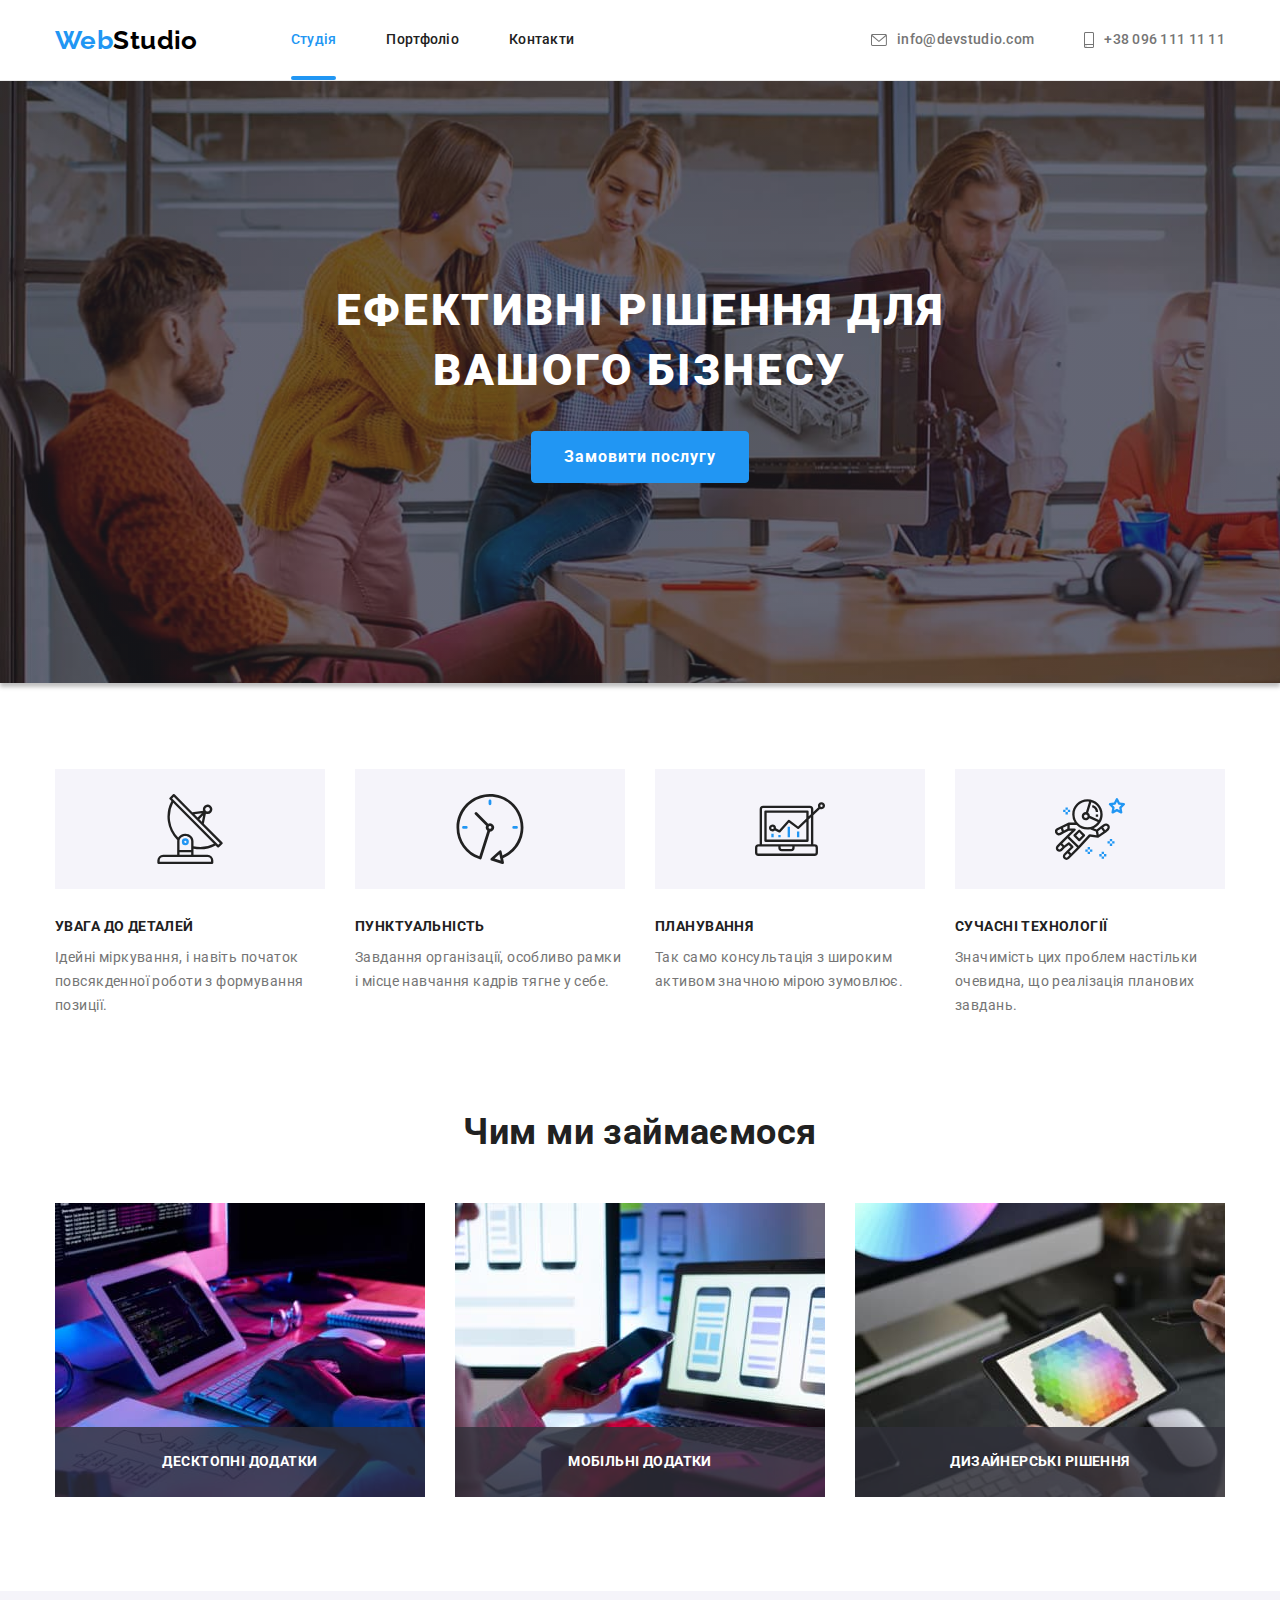
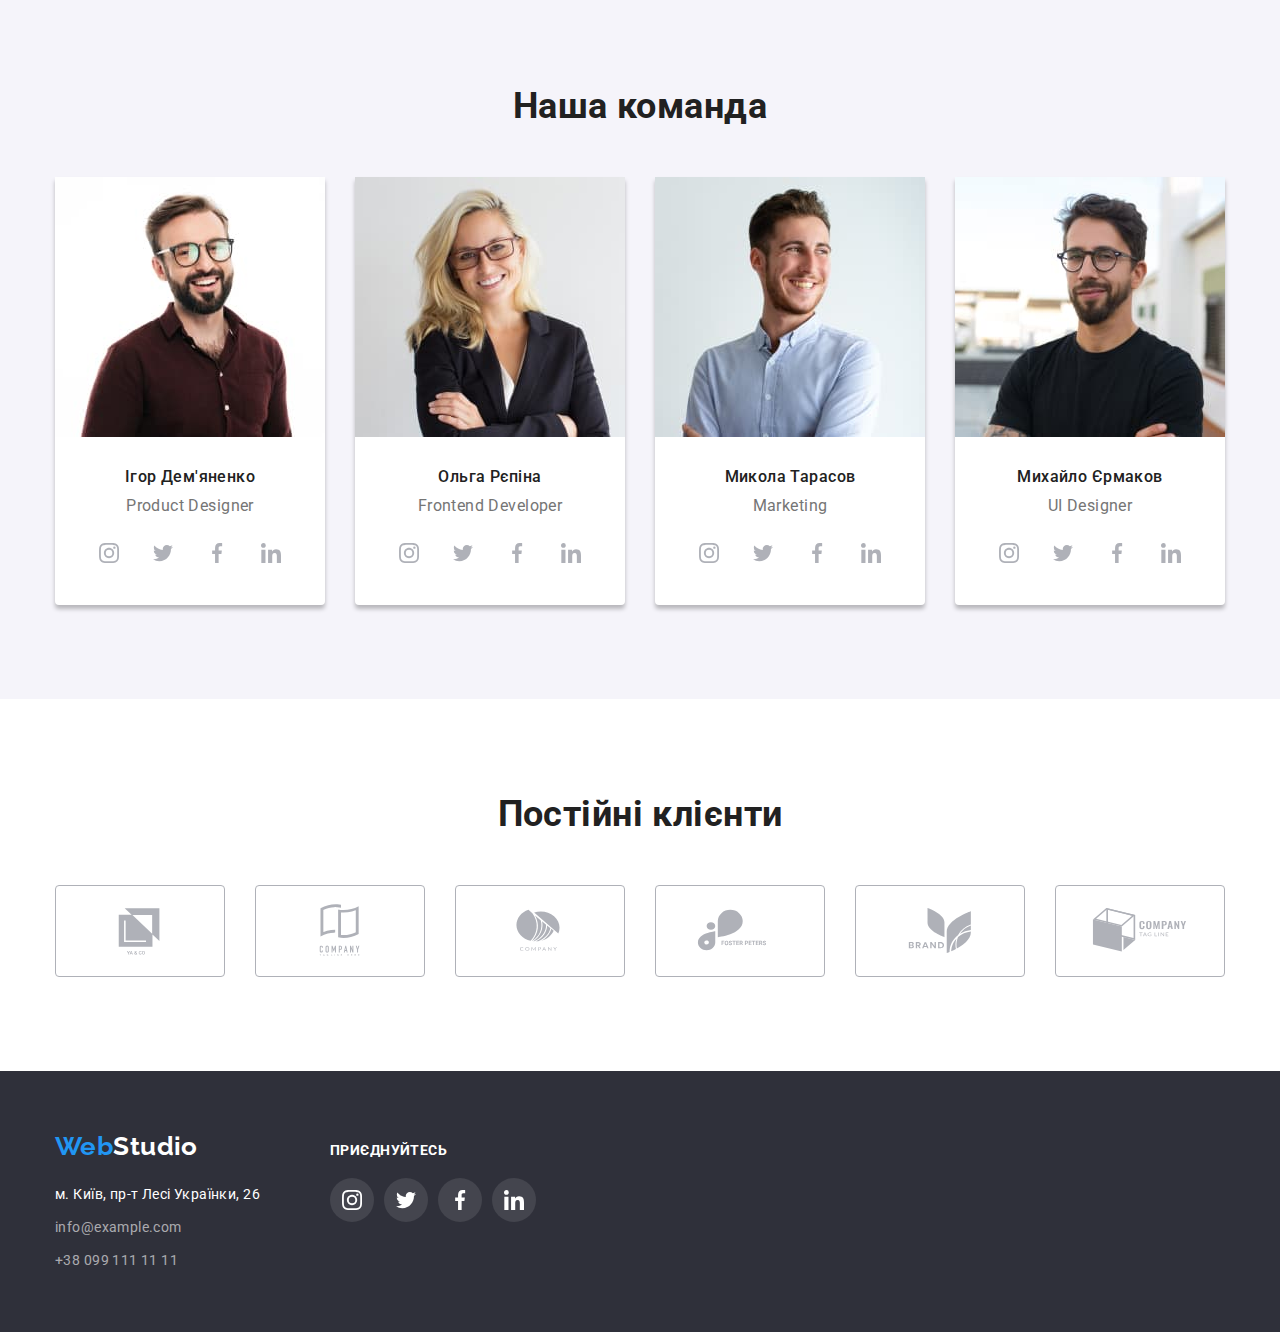
<file: index.html>
<!DOCTYPE html>
<html lang="uk">
<head>
    <meta charset="UTF-8">
    <meta http-equiv="X-UA-Compatible" content="IE=edge">
    <meta name="viewport" content="width=device-width, initial-scale=1.0">
    <title>WebStudio</title>
    <link rel="preconnect" href="https://fonts.googleapis.com">
    <link rel="preconnect" href="https://fonts.gstatic.com" crossorigin>
    <link href="https://fonts.googleapis.com/css2?family=Raleway:wght@700&family=Roboto:wght@400;500;700;900&display=swap" rel="stylesheet">
    <link rel="stylesheet" href="https://cdn.jsdelivr.net/npm/modern-normalize@1.1.0/modern-normalize.min.css">
    <link rel="stylesheet" href="./css/styles.css">
</head>
<body>
    <header class="header">
        <div class="container header-flex">
        <nav class="nav">
        <a class="header-logo link" href="index.html">
           <span class="logo-web">Web</span>Studio 
        </a>
        <ul class="menu list">
            <li class="menu-item"><div class="menu-link-box"><a class="menu-link link current" href="index.html" >Студія</a></div></li>
            <li class="menu-item"><div class="menu-link-box"><a class="menu-link link " href="portfolio.html">Портфоліо</a></div> </li>
            <li class="menu-item"><div class="menu-link-box"><a class="menu-link link" href="#contact">Контакти</a></div></li>
        </ul>
        </nav>
        <ul class="contact list">
            <li><a class="link header-email" href="mailto:info@devstudio.com">
                <svg width="16" height="12" lang="en" aria-label="email icon" class="icon-email">
                <use href="./images/sprite1.svg#icon-email"></use>
            </svg>info@devstudio.com</a></li>
            <li><a class="link header-phone-number" href="tel:+380961111111">
                <svg width="10" height="16" aria-label="phone icon" class="icon-phone">
                <use href="./images/sprite1.svg#icon-phone"></use>
            </svg>+38 096 111 11 11</a></li>
        </ul></div>
    </header>
    <main>
        <section class="hero">
            <div class="container ">
            
            <h1 class="hero-title" >Ефективні рішення для вашого бізнесу</h1>
            <button class="modal_open_btn" type="button" data-modal-open>Замовити послугу</button>
        </div>
        </section>
    <section class="desc section">
        <div class="container">
         <h2 class="desc-title-hidden">Основний підхід до створення проекту</h2>
        <ul class="list desc-flex">
            <li class="desc-list-item">
                <div class="svg"><svg width="70" height="70" lang="en" aria-label="antenna icon" class="desc-icon">
                    <use href="./images/sprite1.svg#icon-antenna"></use>
                </svg></div>
                <div class="desc-card-down">
                <h3 class="desc-subtitle ">УВАГА ДО ДЕТАЛЕЙ</h3>
                <p class="desc-text">Ідейні міркування, і навіть початок  повсякденної роботи з формування позиції.</p>
            </div>
            </li>
            <li class="desc-list-item">
                <div class="svg"><svg width="70" height="70" lang="en" aria-label="clock icon" class="desc-icon">
                    <use href="./images/sprite1.svg#icon-clock"></use>
                </svg></div>
                <div class="desc-card-down">
                <h3 class="desc-subtitle">ПУНКТУАЛЬНІСТЬ</h3>
                <p class="desc-text">Завдання організації, особливо рамки і місце навчання кадрів тягне у себе.</p>
            </div>
            </li>
            <li class="desc-list-item">
                <div class="svg"><svg width="70" height="70" lang="en" aria-label="diagram icon" class="desc-icon">
                    <use href="./images/sprite1.svg#icon-diagram"></use>
                </svg></div>
                <div class="desc-card-down">
                <h3 class="desc-subtitle">ПЛАНУВАННЯ</h3>
                <p class="desc-text">Так само консультація з широким активом значною мірою зумовлює.</p>
            </div>
            </li>
            <li class="desc-list-item">
                <div class="svg"><svg width="70" height="70" lang="en" aria-label="astrounaut icon" class="desc-icon">
                    <use href="./images/sprite1.svg#icon-astronaut"></use>
                </svg></div>
                <div class="desc-card-down">
                <h3 class="desc-subtitle">СУЧАСНІ ТЕХНОЛОГІЇ</h3>
                <p class="desc-text">Значимість цих проблем настільки очевидна, що реалізація планових завдань.</p>
            </div>
            </li>
            
            
        </ul>
    </div>
    </section>
    <section class="features section" >
        <div class="container">
        <h2 class="features-title">Чим ми займаємося</h2>
        <ul class="list features-flex">
        <li>
            <div class="features-img-box">
            <img class="features-img" src="./images/photo1.jpg" 
            alt="Десктопні додатки" width="370" height="294">
            <div class="features-text-backdrop">
            <p class="features-text">Десктопні додатки</p>
            </div></div>
        </li>
        <li>
            <div class="features-img-box">
            <img class="features-img" src="./images/photo2.jpg" 
            alt="Мобільні додатки" width="370" height="294">
            <div class="features-text-backdrop">
            <p class="features-text">Мобільні додатки</p>
            </div></div>
        </li>
        <li>
            <div class="features-img-box">
            <img class="features-img" src="./images/photo3.jpg" 
            alt="Дизайнерські рішення" width="370" height="294">
            <div class="features-text-backdrop">
            <p class="features-text">Дизайнерські рішення</p>
            </div></div>
        </li>
            </ul>
        </div>
    </section>
<section class="team section">
    <div class="container">
    <h2 class="team-title">Наша команда</h2>
    <ul class="list team-flex">
        <li class="team-one-persone">
            <img class="team-img" src="./images/igor.jpg" alt="Ігор" width="270" height="260">
            <div class="team-card-down">
            <h3 class="team-subtitle">Ігор Дем'яненко</h3>
            <p lang="en" class="team-text">Product Designer</p>
            <ul class="list team-social-list">
                <li>
                    <a href="#" class="link social-link-team">
                        <svg width="20" height="20" lang="en" aria-label="instagram icon" class="social-icon">
                            <use href="./images/sprite1.svg#icon-instagram"></use>
                        </svg>
                    </a>
                </li>
                <li>
                    <a href="#" class="link social-link-team">
                        <svg width="20" height="20" lang="en" aria-label="twitter icon" class="social-icon">
                            <use href="./images/sprite1.svg#icon-twitter"></use>
                        </svg>
                    </a>
                </li>
                <li>
                    <a href="#" class="link social-link-team">
                        <svg width="20" height="20" lang="en" aria-label="facebook icon" class="social-icon">
                            <use href="./images/sprite1.svg#icon-facebook"></use>
                        </svg>
                    </a>
                </li>
                <li>
                    <a href="#" class="link social-link-team">
                        <svg width="20" height="20" lang="en" aria-label="linkedin icon" class="social-icon">
                            <use href="./images/sprite1.svg#icon-linkedin"></use>
                        </svg>
                    </a>
                </li>
            </ul>
        </div>
 
        </li>
        <li class="team-one-persone">
            <img class="team-img" src="./images/olga.jpg" alt="Ольга" width="270" height="260">
            <div class="team-card-down">
                <h3 class="team-subtitle">Ольга Рєпіна</h3>
                <p lang="en" class="team-text">Frontend Developer</p>
                <ul class="list team-social-list">
                    <li>
                        <a href="#" class="link social-link-team">
                            <svg width="20" height="20" lang="en" aria-label="instagram icon" class="social-icon">
                                <use href="./images/sprite1.svg#icon-instagram"></use>
                            </svg>
                        </a>
                    </li>
                    <li>
                        <a href="#" class="link social-link-team">
                            <svg width="20" height="20" lang="en" aria-label="twitter icon" class="social-icon">
                                <use href="./images/sprite1.svg#icon-twitter"></use>
                            </svg>
                        </a>
                    </li>
                    <li>
                        <a href="#" class="link social-link-team">
                            <svg width="20" height="20" lang="en" aria-label="facebook icon" class="social-icon">
                                <use href="./images/sprite1.svg#icon-facebook"></use>
                            </svg>
                        </a>
                    </li>
                    <li>
                        <a href="#" class="link social-link-team">
                            <svg width="20" height="20" lang="en" aria-label="linkedin icon" class="social-icon">
                                <use href="./images/sprite1.svg#icon-linkedin"></use>
                            </svg>
                        </a>
                    </li>
                </ul>
            </div>
        </li>
        <li class="team-one-persone">
            <img class="team-img" src="./images/mikola.jpg" alt="Микола" width="270" height="260">
            <div class="team-card-down">
                <h3 class="team-subtitle">Микола Тарасов</h3>
                <p lang="en" class="team-text">Marketing</p>
                <ul class="list team-social-list">
                    <li>
                        <a href="#" class="link social-link-team">
                            <svg width="20" height="20" lang="en" aria-label="instagram icon" class="social-icon">
                                <use href="./images/sprite1.svg#icon-instagram"></use>
                            </svg>
                        </a>
                    </li>
                    <li>
                        <a href="#" class="link social-link-team">
                            <svg width="20" height="20" lang="en" aria-label="twitter icon" class="social-icon">
                                <use href="./images/sprite1.svg#icon-twitter"></use>
                            </svg>
                        </a>
                    </li>
                    <li>
                        <a href="#" class="link social-link-team">
                            <svg width="20" height="20" lang="en" aria-label="facebook icon" class="social-icon">
                                <use href="./images/sprite1.svg#icon-facebook"></use>
                            </svg>
                        </a>
                    </li>
                    <li>
                        <a href="#" class="link social-link-team">
                            <svg width="20" height="20" lang="en" aria-label="linkedin icon" class="social-icon">
                                <use href="./images/sprite1.svg#icon-linkedin"></use>
                            </svg>
                        </a>
                    </li>
                </ul>
            
        <li class="team-one-persone">
            <img class="team-img" src="./images/mihailo.jpg" alt="Михайло" width="270" height="260">  
            <div class="team-card-down">
            <h3 class="team-subtitle">Михайло Єрмаков</h3>
            <p lang="en" class="team-text">UI Designer</p>
            <ul class="list team-social-list">
                <li>
                    <a href="#" class="link social-link-team">
                        <svg width="20" height="20" lang="en" aria-label="instagram icon" class="social-icon">
                            <use href="./images/sprite1.svg#icon-instagram"></use>
                        </svg>
                    </a>
                </li>
                <li>
                    <a href="#" class="link social-link-team">
                        <svg width="20" height="20" lang="en" aria-label="twitter icon" class="social-icon">
                            <use href="./images/sprite1.svg#icon-twitter"></use>
                        </svg>
                    </a>
                </li>
                <li>
                    <a href="#" class="link social-link-team">
                        <svg width="20" height="20" lang="en" aria-label="facebook icon" class="social-icon">
                            <use href="./images/sprite1.svg#icon-facebook"></use>
                        </svg>
                    </a>
                </li>
                <li>
                    <a href="#" class="link social-link-team">
                        <svg width="20" height="20" lang="en" aria-label="linkedin icon" class="social-icon">
                            <use href="./images/sprite1.svg#icon-linkedin"></use>
                        </svg>
                    </a>
                </li>
            </ul>
       
</div>
</section>
<section class="section client">
    <div class="container">
        <h2 class="client-title">Постійні клієнти</h2>
        <ul class="list client-list">
            <li>
                <a class="link client-link" href="#">
                    <svg class="icon-logo" lang="en" aria-label="first logo icon" width="106" height="60">
                        <use href="./images/sprite1.svg#icon-logo1"></use>
                    </svg>
                </a>
            </li>
            <li>
                <a class="link client-link" href="#">
                    <svg class="icon-logo" lang="en" aria-label="second logo icon" width="106" height="60">
                        <use href="./images/sprite1.svg#icon-logo2"></use>
                    </svg>
                </a>
            </li>
            <li>
                <a class="link client-link" href="#">
                    <svg class="icon-logo" lang="en" aria-label="third logo icon" width="106" height="60">
                        <use href="./images/sprite1.svg#icon-logo3"></use>
                    </svg>
                </a>
            </li>
            <li>
                <a class="link client-link" href="#">
                    <svg class="icon-logo" lang="en" aria-label="fourth logo icon" width="106" height="60">
                        <use href="./images/sprite1.svg#icon-logo4"></use>
                    </svg>
                </a>
            </li>
            <li>
                <a class="link client-link" href="#">
                    <svg class="icon-logo" lang="en" aria-label="fifth logo icon" width="106" height="60">
                        <use href="./images/sprite1.svg#icon-logo5"></use>
                    </svg>
                </a>
            </li>
            <li>
                <a class="link client-link" href="#">
                    <svg class="icon-logo" lang="en" aria-label="sixth ogo icon" width="106" height="60">
                        <use href="./images/sprite1.svg#icon-logo6"></use>
                    </svg>
                </a>
            </li>
        </ul>
    </div>
</section>
</main>
<footer id="contact" class="footer">
    <div class="container footer-flex">
        <div>
    <a class="footer-logo link" href="index.html">
       <span class="logo-web">Web</span>Studio
    </a>
    <address class="address">
    <ul class="list">
     <li class="item-location">
        <a class="link location" href="https://www.google.com/maps/d/viewer?mid=10uSM3H-mIU3GznYo2szRIEphczw&hl=en_US&ll=50.42834186069751%2C30.53867194374802&z=18" 
     target="_blank" rel="noopener noreferre nofollow"> м. Київ, пр-т Лесі Українки, 26</a>
    </li>
   
    <li class="item-phone-number"><a class="link footer-phone-number" href="mailto:info@example.com">info@example.com</a></li>
    <li><a class="link footer-email" href="tel:+380991111111">+38 099 111 11 11</a></li>
    </ul>   </address>
</div>
    <div class="footer-social">
        <p class="footer-text">приєднуйтесь</p>
        <ul class="list footer-social-list">
            <li>
                <a href="#" class="link footer-social-link">
                    <svg width="20" height="20" lang="en" aria-label="instagram icon" class="footer-social-icon">
                        <use href="./images/sprite1.svg#icon-instagram"></use>
                    </svg>
                </a>
            </li>
            <li>
                <a href="#" class="link footer-social-link">
                    <svg width="20" height="20" lang="en" aria-label="twitter icon" class="footer-social-icon">
                        <use href="./images/sprite1.svg#icon-twitter"></use>
                    </svg>
                </a>
            </li>
            <li>
                <a href="#" class="link footer-social-link">
                    <svg width="20" height="20" lang="en" aria-label="facebook icon" class="footer-social-icon">
                        <use href="./images/sprite1.svg#icon-facebook"></use>
                    </svg>
                </a>
            </li>
            <li>
                <a href="#" class="link footer-social-link">
                    <svg width="20" height="20" lang="en" aria-label="linkedin icon" class="footer-social-icon">
                        <use href="./images/sprite1.svg#icon-linkedin"></use>
                    </svg>
                </a>
            </li>
        </ul>
            </div>

    </div>
 
</footer>
<div class="backdrop is-hidden" data-modal>
    <div class="modal">
        <button class="modal-close-btn" type="button" data-modal-close>
        <svg class="modal-close-icon" width="18" height="18">
            <use href="./images/sprite1.svg#icon-x"></use>
        </svg>
    </button></div>
</div>
<script src="./js/modal.js"></script>
</body>
</html>
</file>
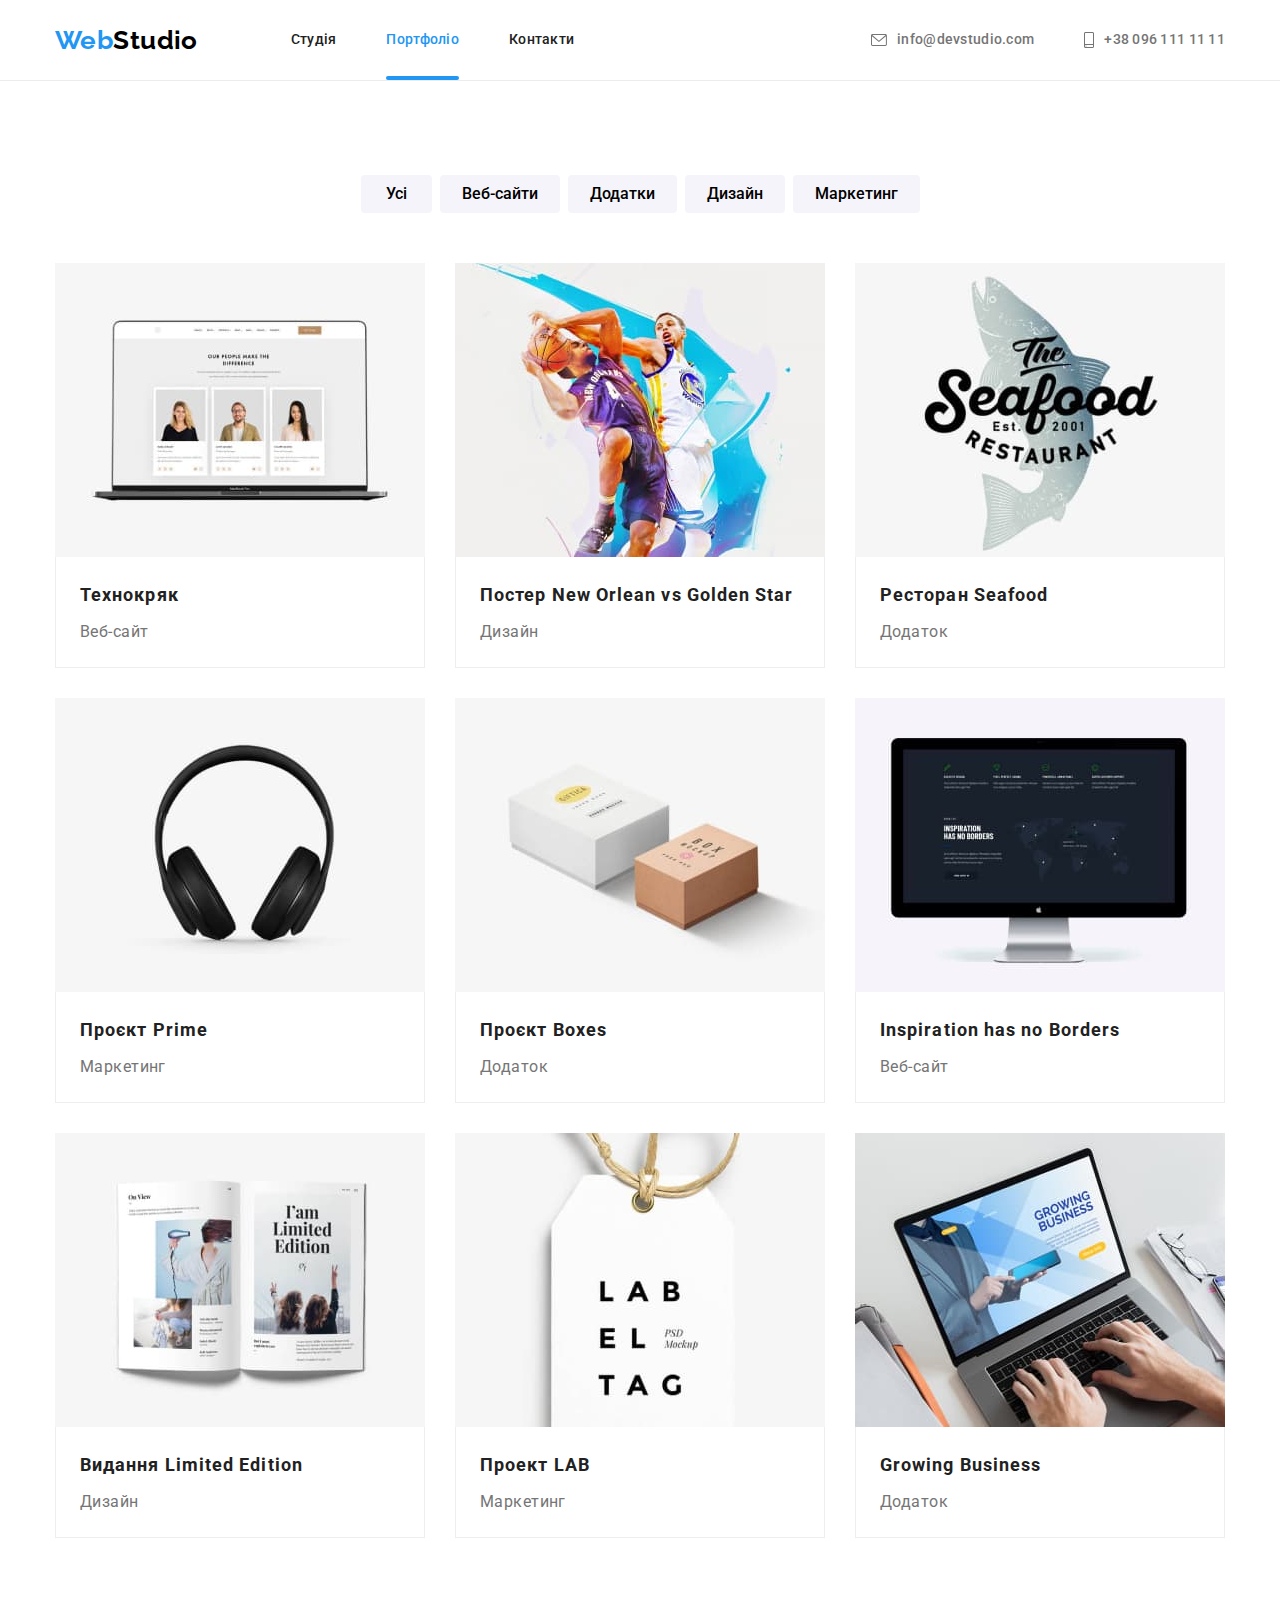
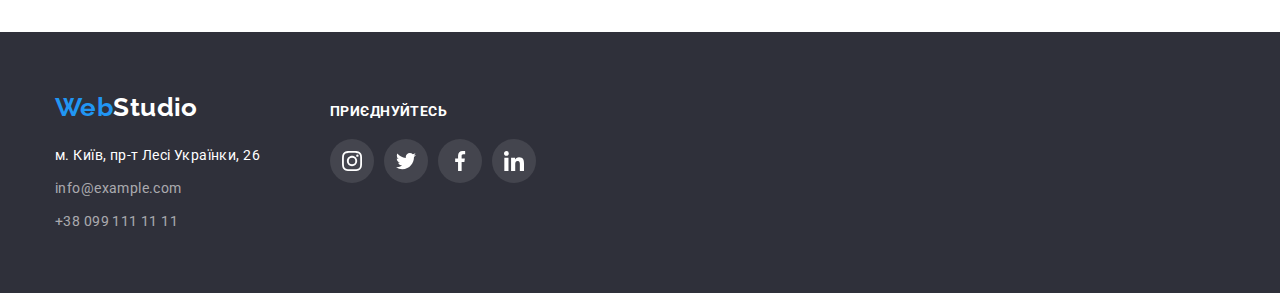
<file: portfolio.html>
<!DOCTYPE html>
<html lang="uk">
<head>
    <meta charset="UTF-8">
    <meta http-equiv="X-UA-Compatible" content="IE=edge">
    <meta name="viewport" content="width=device-width, initial-scale=1.0">
    <title>Portfolio</title>
    <link rel="preconnect" href="https://fonts.googleapis.com">
    <link rel="preconnect" href="https://fonts.gstatic.com" crossorigin>
    <link href="https://fonts.googleapis.com/css2?family=Raleway:wght@700&family=Roboto:wght@400;500;700;900&display=swap" rel="stylesheet">
    <link rel="stylesheet" href="https://cdn.jsdelivr.net/npm/modern-normalize@1.1.0/modern-normalize.min.css">
    <link rel="stylesheet" href="./css/styles.css">
</head>
<body>
    <header class="header">
        <div class="container header-flex">
        <nav class="nav">
        <a class="header-logo link" href="index.html">
           <span class="logo-web">Web</span>Studio 
        </a>
        <ul class="menu list">
            <li class="menu-item"><a class="menu-link link " href="index.html" >Студія</a> </li>
            <li class="menu-item"><a class="menu-link link current" href="portfolio.html"> Портфоліо</a> </li>
            <li class="menu-item"><a class="menu-link link" href="#"> Контакти</a></li>
        </ul>
        </nav>
        <ul class="contact list">
            <li><a class="link header-email" href="mailto:info@devstudio.com">
                <svg lang="en" aria-label="email icon" class="icon-email">
                <use href="./images/sprite1.svg#icon-email"></use>
            </svg>info@devstudio.com</a></li>
            <li><a class="link header-phone-number" href="tel:+380961111111">
                <svg aria-label="phone icon" class="icon-phone">
                <use href="./images/sprite1.svg#icon-phone"></use>
            </svg>+38 096 111 11 11</a></li>
        </ul></div>
    </header>
    <main >
        <section class="portfolio-main-section section">
            <div class="container">
        <h1 class="portfolio-title-hidden">Приклади робіт</h1>
        <ul class="list portfolio-btn-flex">
            <li>
                <button class="portfolio-btn portfolio-first-btn" type="button">Усі</button>
        </li>
        <li>
            <button class="portfolio-btn" type="button">Веб-сайти</button>
    </li>
    <li>
        <button class="portfolio-btn" type="button">Додатки</button>
            </li>
        <li>
    <button class="portfolio-btn" type="button">Дизайн</button>
        </li>
        <li>
    <button class="portfolio-btn" type="button">Маркетинг</button>
        </li>
        </ul>
        <ul class="list portfolio-flex">
            

            <li class="portfolio-project-box"><a class="link box-link" href="#">
                <div class="portfolio-img-wrapper">
            <img class="portfolio-img" width="370" height="294" src="./images/portfolio/img1.jpg" 
            alt="Технокряк">
            <p class="overlay">Ресурс пропонує комплексні пропозиції з різним рівнем функціоналу та 
                сервісів. Все це дозволить відвідувачу отримати вичерпні відомості про компанію 
                чи приватну особу.</p>
            </div>
               <div class="portfolio-card-down">
                <h2 class="portfolio-subtitle">Технокряк</h2>
                <p class="portfolio-text">Веб-сайт</p>
                </div></a>
               </li>

               <li class="portfolio-project-box"><a class="link box-link" href="#">
                <div class="portfolio-img-wrapper">
                <img class="portfolio-img" width="370" height="294" src="./images/portfolio/img2.jpg" 
                alt="Постер New Orlean vs Golden Star">
                <p class="overlay">Ресурс пропонує комплексні пропозиції з різним рівнем функціоналу та 
                    сервісів. Все це дозволить відвідувачу отримати вичерпні відомості про компанію 
                    чи приватну особу.</p>
                </div>
                <div class="portfolio-card-down">
                <h2 class="portfolio-subtitle">Постер<span lang="en"> New Orlean vs Golden Star</span></h2>
                <p class="portfolio-text">Дизайн</p>  
                </div></a>
               </li>

               <li class="portfolio-project-box"><a class="link box-link" href="#">
                <div class="portfolio-img-wrapper">
                <img class="portfolio-img" width="370" height="294" src="./images/portfolio/img3.jpg" 
                alt="Ресторан Seafood">
                <p class="overlay">Ресурс пропонує комплексні пропозиції з різним рівнем функціоналу та 
                    сервісів. Все це дозволить відвідувачу отримати вичерпні відомості про компанію 
                    чи приватну особу.</p>
                </div>
                 <div class="portfolio-card-down">
                    <h2 class="portfolio-subtitle">Ресторан<span lang="en"> Seafood</span> </h2>
                <p class="portfolio-text">Додаток</p>   
                </div></a>
               </li>
            

               <li class="portfolio-project-box"><a class="link box-link" href="#">
                <div class="portfolio-img-wrapper">
                <img class="portfolio-img" width="370" height="294" src="./images/portfolio/img4.jpg" 
                alt="Проєкт Prime">
                <p class="overlay">Ресурс пропонує комплексні пропозиції з різним рівнем функціоналу та 
                    сервісів. Все це дозволить відвідувачу отримати вичерпні відомості про компанію 
                    чи приватну особу.</p>
                </div>
                <div class="portfolio-card-down">
                    <h2 class="portfolio-subtitle">Проєкт<span lang="en"> Prime</span></h2>
                <p class="portfolio-text">Маркетинг</p>   
                </div></a>
               </li>

               <li class="portfolio-project-box"><a class="link box-link" href="#">
                <div class="portfolio-img-wrapper">
                <img class="portfolio-img" width="370" height="294" src="./images/portfolio/img5.jpg" 
                alt="Проєкт Boxes">
                <p class="overlay">Ресурс пропонує комплексні пропозиції з різним рівнем функціоналу та 
                    сервісів. Все це дозволить відвідувачу отримати вичерпні відомості про компанію 
                    чи приватну особу.</p>
                </div>
                <div class="portfolio-card-down">
                    <h2 class="portfolio-subtitle">Проєкт<span lang="en"> Boxes</span></h2>
                <p class="portfolio-text">Додаток</p>   
                </div></a>
               </li>

               <li class="portfolio-project-box"><a class="link box-link" href="#">
                <div class="portfolio-img-wrapper">
                <img class="portfolio-img" width="370" height="294" src="./images/portfolio/img6.jpg" 
                alt="Inspiration has no Borders">
                <p class="overlay">Ресурс пропонує комплексні пропозиції з різним рівнем функціоналу та 
                    сервісів. Все це дозволить відвідувачу отримати вичерпні відомості про компанію 
                    чи приватну особу.</p>
                </div>
                <div class="portfolio-card-down">
                    <h2 lang="en" class="portfolio-subtitle">Inspiration has no Borders</h2>
                <p class="portfolio-text">Веб-сайт</p>   
                </div></a>
               </li>

               <li class="portfolio-project-box"><a class="link box-link" href="#">
                <div class="portfolio-img-wrapper">
                <img class="portfolio-img" width="370" height="294" src="./images/portfolio/img7.jpg" 
                alt="Видання Limited Edition">
                <p class="overlay">Ресурс пропонує комплексні пропозиції з різним рівнем функціоналу та 
                    сервісів. Все це дозволить відвідувачу отримати вичерпні відомості про компанію 
                    чи приватну особу.</p>
                </div>
                <div class="portfolio-card-down">
                    <h2 class="portfolio-subtitle">Видання<span lang="en"> Limited Edition</span></h2>
                <p class="portfolio-text">Дизайн</p>   
                </div></a>
               </li>

               <li class="portfolio-project-box"><a class="link box-link" href="#">
                <div class="portfolio-img-wrapper">
                <img class="portfolio-img" width="370" height="294" src="./images/portfolio/img8.jpg" 
                alt="Проект LAB">
                <p class="overlay">Ресурс пропонує комплексні пропозиції з різним рівнем функціоналу та 
                    сервісів. Все це дозволить відвідувачу отримати вичерпні відомості про компанію 
                    чи приватну особу.</p>
                </div>
                <div class="portfolio-card-down">
                    <h2 class="portfolio-subtitle">Проект<span lang="en"> LAB</span></h2>
                <p class="portfolio-text">Маркетинг</p>   
                </div></a>
               </li>

               <li class="portfolio-project-box"><a class="link box-link" href="#">
                <div class="portfolio-img-wrapper">
                <img class="portfolio-img" width="370" height="294" src="./images/portfolio/img9.jpg" 
                alt="Growing Business">
                <p class="overlay">Ресурс пропонує комплексні пропозиції з різним рівнем функціоналу та 
                    сервісів. Все це дозволить відвідувачу отримати вичерпні відомості про компанію 
                    чи приватну особу.</p>
                </div>
                <div class="portfolio-card-down">
                    <h2 lang="en" class="portfolio-subtitle">Growing Business</h2>
                <p class="portfolio-text">Додаток</p>   
                </div></a>
               </li>
        </ul>
    </div>
</section>
    </main>
    <footer id="contact" class="footer">
        <div class="container footer-flex">
            <div>
        <a class="footer-logo link" href="index.html">
           <span class="logo-web">Web</span>Studio
        </a>
        <address class="address">
        <ul class="list">
         <li class="item-location">
            <a class="link location" href="https://www.google.com/maps/d/viewer?mid=10uSM3H-mIU3GznYo2szRIEphczw&hl=en_US&ll=50.42834186069751%2C30.53867194374802&z=18" 
         target="_blank" rel="noopener noreferre nofollow"> м. Київ, пр-т Лесі Українки, 26</a>
        </li>
       
        <li class="item-phone-number"><a class="link footer-phone-number" href="mailto:info@example.com">info@example.com</a></li>
        <li><a class="link footer-email" href="tel:+380991111111">+38 099 111 11 11</a></li>
        </ul>   </address>
    </div>
        <div class="footer-social">
            <p class="footer-text">приєднуйтесь</p>
            <ul class="list footer-social-list">
                <li>
                    <a href="#" class="link footer-social-link">
                        <svg width="20" height="20" lang="en" aria-label="instagram icon" class="footer-social-icon">
                            <use href="./images/sprite1.svg#icon-instagram"></use>
                        </svg>
                    </a>
                </li>
                <li>
                    <a href="#" class="link footer-social-link">
                        <svg width="20" height="20" lang="en" aria-label="twitter icon" class="footer-social-icon">
                            <use href="./images/sprite1.svg#icon-twitter"></use>
                        </svg>
                    </a>
                </li>
                <li>
                    <a href="#" class="link footer-social-link">
                        <svg width="20" height="20" lang="en" aria-label="facebook icon" class="footer-social-icon">
                            <use href="./images/sprite1.svg#icon-facebook"></use>
                        </svg>
                    </a>
                </li>
                <li>
                    <a href="#" class="link footer-social-link">
                        <svg width="20" height="20" lang="en" aria-label="linkedin icon" class="footer-social-icon">
                            <use href="./images/sprite1.svg#icon-linkedin"></use>
                        </svg>
                    </a>
                </li>
            </ul>
                </div>
    
        </div>
     
    </footer>
    <div class="backdrop is-hidden" data-modal>
        <div class="modal">
            <button class="modal-close-btn" type="button" data-modal-close>
            <svg class="modal-close-icon" width="18" height="18">
                <use href="./images/sprite1.svg#icon-x"></use>
            </svg>
        </button></div>
    </div>
    <script src="./js/modal.js"></script>
</body>
</html>
</file>
<file: css/styles.css>
:root{
    --accent-color:#2196F3;
    --primary-text-dark-color: #212121;
    --secondary-text-dark-color:#757575;
    --text-light-color:#FFFFFF;
    --logo-text-color:#000000;
    --primary-font:'Roboto', sans-serif;
    --secondary-font:'Raleway', sans-serif;
    --primary-background-color:#FFFFFF;
    --secondary-background-color:#2F303A;
    --modal-btn-background-color:#2196F3;
    --logo-web-color:#2196F3;
    --team-background-color:#F5F4FA;
    --footer-contact-color:rgba(255, 255, 255, 0.6);
    --portfolio-project-background-color:#EEEEEE;
    --portfolio-btn-background-color:#F5F4FA;
    --hero-color:#FFFFFF;
    --modal-btn-border-color:#2196F3;
    --header-border-color:#ECECEC;
    --team-card-background-color:#FFFFFF;
    --team-card-border-color:#FFFFFF;
    --portfolio-box-border-color:#EEEEEE;
    --hero-line-gradient:rgba(47, 48, 58, 0.4);
    --team-box-shadow:rgba(0, 0, 0, 0.25);
    --portfolio-card-hover-shadow:rgba(0, 0, 0, 0.25);
    --portfoio-btn-shadow:rgba(0, 0, 0, 0.25);
    --hero-background-shadow:rgba(0, 0, 0, 0.25);
    --hero-background-color:#C4C4C4;
    --header-icon-color:#757575;
    --svg-background-color:#F5F4FA;
    --team-social-color:#AFB1B8;
    --team-social-color-hover-focus:#FFFFFF;
    --client-logo-color:#AFB1B8;
    --client-logo-border-color:#AFB1B8;
    --footer-social-background-color:#44454E;
    --footer-social-icon-color:#FFFFFF;
    --overlay-background-color:rgba(33, 150, 243, 0.9);
    --transition-duration:250ms;
    --transition-timing-function:cubic-bezier(0.4, 0, 0.2, 1);
    --backdrop-background-color:rgba(0, 0, 0, 0.2);
    --modal-background-color:#FFFFFF;
    --modal-close-btn-border-color:rgba(0, 0, 0, 0.1);
    --modal-close-btn-shadow-first-color:rgba(0, 0, 0, 0.12);
    --modal-close-btn-shadow-second-color:rgba(0, 0, 0, 0.14);
    --modal-close-btn-shadow-third-color:rgba(0, 0, 0, 0.2);
    --features-text-backdrop-background-color:rgba(47, 48, 58, 0.8);

}
h1,
h2,
h3,
h4,
p
{
    margin-top: 0;
    margin-bottom: 0;
}
ol,ul{
    margin-top: 0;
margin-bottom: 0;
padding-left: 0;
}
.link{text-decoration: none;}
.list{list-style: none;}
.container{
    width: 1200px;
    padding-left: 15px;
    padding-right: 15px;
    margin-left: auto;
    margin-right: auto;
}
.section{
    padding: 94px 0;
}



img{display: block;}
button {  cursor: pointer;
    font-family:inherit;}

body {
    font-family: var(--primary-font);
    color:var(--primary-text-dark-color);
    font-size: 14px;
    letter-spacing: 0.03em;
    background-color: var(--primary-background-color);

}
.header-flex{
    align-items: center;
    display: flex;
    
}
.header{
    border-bottom: solid 1px var(--header-border-color) ;

}

.header-logo{
    margin-right: 93px;
    
    font-family: var(--secondary-font);
    font-weight: 700;
    font-size: 26px;
    line-height: 1.19;
    color:var(--logo-text-color);
    
}
.logo-web{color:var(--logo-web-color) ; }
.nav{
    display: flex;
    align-items: center;
    
}
.menu{ 
    display: flex;
    align-items:center;
    column-gap: 50px ;
    
    
}
.menu-item{ 
   
    
    
}

.menu-link {
    font-weight: 500;
    line-height: 1.14;
    letter-spacing: 0.02em;
   color: var(--primary-text-dark-color);
   transition: color var(--transition-duration) var(--transition-timing-function) ;
    position: relative;
    padding: 32px 0;
    display: block;
    }
    .menu-link:hover::after,
    .menu-link:focus::after{
        width: 100%;
        border-radius: 2px;
        height: 4px;
        position: absolute;
        content: "";
        background-color: var(--accent-color);
        opacity: 0;
        transition: opacity var(--transition-duration) var(--transition-timing-function);
        left: 0;
        bottom:0;
      
    }
    .menu-link:hover::after,
    .menu-link:focus::after{
        opacity: 1;
        }
.current::after {   
     position: absolute;
    content: "";
    background-color: var(--accent-color);
    height: 4px;
    width: 100%;
    border-radius: 2px;
    left: 0;
    bottom:0;
  
    
 

}


.menu-link:hover,
.menu-link:focus
{
    color:var(--accent-color);
}
.link.current {
    color: var(--accent-color);
}
.contact{ 
    display:flex;
    column-gap:50px;
    margin-left: auto;
}
.header-email{

    font-weight: 500;
    line-height: 1.14;
    letter-spacing: 0.02em;
    color: var(--secondary-text-dark-color);
    display: flex;
    align-items: center;
    column-gap: 10px;
    transition: color var(--transition-duration) var(--transition-timing-function) ;

}
.icon-email{ 
    width:16px ; height: 12px;
fill: var(--header-icon-color);
transition: fill var(--transition-duration) var(--transition-timing-function);
}

.header-phone-number{
    font-weight: 500;
    line-height: 1.14;
    letter-spacing: 0.02em;
    color:var(--secondary-text-dark-color);
    display: flex;
    column-gap: 10px;
    align-items: center;
    transition: color var(--transition-duration)  var(--transition-timing-function);


}
.icon-phone{
    fill: var(--header-icon-color);
     width: 10px; height: 16px;
     transition: fill var(--transition-duration) var(--transition-timing-function);

    }

.header-email:hover,
.header-email:focus,
.header-phone-number:hover,    
.header-phone-number:focus{
color:var(--accent-color);

}
.header-email:hover .icon-email,
.header-email:focus .icon-email,
.header-phone-number:focus .icon-phone,
.header-phone-number:hover .icon-phone{
    fill: var(--accent-color);
}
/*=======/header======*/

.hero{
    max-width: 1600px;
    margin-left: auto;
    margin-right: auto;
    background-color:var(--hero-background-color) ;
    background-image:linear-gradient(var(--hero-line-gradient),var(--hero-line-gradient)), 
    url(../images/hero/img.jpg) ;
    background-size: cover;
    padding-top: 200px ;
    padding-bottom: 200px;
    box-shadow:0 4px 4px 0 var(--hero-background-shadow) ;
    
}


    

.hero-title{
    margin-left: auto;
    margin-right: auto;
    width: 696px;
    font-weight: 900;
    font-size: 44px;
    line-height: 1.36;
    text-align: center;
    letter-spacing: 0.06em;
    text-transform: uppercase;
    color: var(--hero-color);
    margin-bottom: 30px;
    }
.modal_open_btn{
    margin-left: auto;
    margin-right: auto;
    border: solid 1px var(--modal-btn-border-color);
    border-radius: 4px;
    padding: 10px 32px;
    font-weight: 700;
    font-size: 16px;
    line-height: 1.88;
    display: flex;
    align-items: center;
    text-align: center;
    letter-spacing: 0.06em;
    background-color: var(--modal-btn-background-color);
    color: var(--text-light-color);
    transition: background-color var(--transition-duration) var(--transition-timing-function),
    color var(--transition-duration) var(--transition-timing-function) ;
  
}
.modal_open_btn:hover,
.modal_open_btn:focus{
    background-color: var(--accent-color);
    color:var(--text-light-color);
}
/*====/hero====*/
.desc{
    padding-top:86px;

}
.desc-title-hidden{
    visibility: hidden;
    width: 0;
    height: 0;}
    


    .desc-flex{      
    column-gap: 30px ;
    display: flex;
   flex-wrap: wrap;
    }
    .desc-icon{
        width: 70px;
        height: 70px;
    }
    .svg{
        display: flex;
        justify-content: center;
        align-items: center;
        width: 270px;
        height: 120px;
        background-color: var(--svg-background-color);
    margin-bottom: 30px;}
    .desc-list-item{
        max-width: 270px;
        flex-basis: calc((100%-30px) / 4);
        
    }
    .desc-card-down{
    
    }
.desc-subtitle{
    margin-bottom: 10px;
    font-weight: 700;
    font-size: 14px;
    line-height: 1.14;
    text-transform: uppercase;
}
.desc-text{
    line-height: 1.72;
    color: var(--secondary-text-dark-color);}
    /*===/desc===*/
.features{  padding-top: 0;
}
.features-title{
    font-weight: 700;
    font-size: 36px;
    line-height: 1.17;
    text-align: center;
    margin-bottom: 50px;
}
.features-flex{
    display: flex;
    column-gap: 30px;
}
.features-img{}
.features-img-box{
    position: relative;

}
.features-text-backdrop{
    background-color:var(--features-text-backdrop-background-color);
    position: absolute;
    width: 100%;
    left: 0;
    bottom: 0;

}
.features-text{
    font-weight: 700;
    line-height: 1.14;
    text-align: center;
    text-transform: uppercase;
    color: var(--text-light-color);
    padding: 27px 0;
    }

/*===/features===*/
.team{
    background-color: var(--team-background-color);

}
.team-title{
    font-weight: 700;
    font-size: 36px;
    line-height: 1.17;
    text-align: center;
    margin-bottom: 50px;
}
.team-flex{
    display: flex;
    flex-wrap: wrap;
    column-gap: 30px;

}
.team-social-list{
    display: flex;
    column-gap: 10px;
    justify-content: center;
  


}
.social-link-team{
    display: flex;
    align-items: center;
    justify-content: center;
    width: 44px;
    height: 44px;
    border-radius:50%;
    background-color: #fff;
    transition: background-color var(--transition-duration) var(--transition-timing-function);
    
}
.social-link-team:hover,
.social-link-team:focus{ 
    background-color: var(--accent-color);
}
.social-link-team:hover .social-icon,
.social-link-team:focus .social-icon{
    fill: var(--team-social-color-hover-focus );

}
.social-icon{
    width: 20px;
    height:20px ;
    fill: var(--team-social-color);
    transition:fill var(--transition-duration) var(--transition-timing-function);

}
    .team-one-persone{
        box-shadow: 0 4px 4px 0 var(--team-box-shadow);
        border-bottom-left-radius: 4px ;
        border-bottom-right-radius: 4px ;
        background-color: var(--team-card-background-color);
        max-width: 270px;
        flex-basis: calc((100%-30)/4);
    }
  

.team-img{
    

}
.team-card-down{
    padding-top: 30px;
    padding-bottom: 30px;
}
.team-subtitle{
    margin-bottom: 10px;
    font-weight: 500;
    font-size: 16px;
    line-height: 1.19;
    text-align: center;
}
.team-text{
    font-size: 16px;
    line-height: 1.19;
    text-align: center;
    color: var(--secondary-text-dark-color);
    margin-bottom: 16px;
  
 }
    
    /*===/team===*/
.client{}
.client-title{
    font-weight: 700;
    font-size: 36px;
    line-height: 1.17;
    text-align: center;
    margin-bottom:50px ;
}
.client-list{
    display: flex;
    justify-content: center;
    column-gap: 30px;
}
.icon-logo{
    width:106px ;
    height:60px ;
    fill: var(--client-logo-color);
    transition: fill var(--transition-duration) var(--transition-timing-function);
}

.client-link{
    display: flex;
    align-items: center;
    justify-content: center;
    width: 170px;
    height: 92px;
    border: solid 1px var(--client-logo-border-color);
    border-radius: 4px;
    transition: border var(--transition-duration) var(--transition-timing-function);
}
.client-link:hover,
.client-link:focus{
    border: solid 1px var(--accent-color);
}
.client-link:hover .icon-logo,
.client-link:focus .icon-logo{
    fill: var(--accent-color);
}

/* ==========/client=========== */


.footer{
    background-color: var(--secondary-background-color);
    padding: 60px 0;
}
.footer-flex{
    display: flex;
    align-items: baseline;
    column-gap:70px ;
}
.footer-logo{
    font-family: var(--secondary-font);
    font-weight: 700;
    font-size: 26px;
    line-height: 1.19;
    margin-bottom: 20px;
    color:var(--text-light-color);
    display: block;}
.address{font-style: normal;
}
.item-location{
    margin-bottom: 9px;
}
.location{
    font-weight: 400;
    line-height: 1.72;
    color: var(--text-light-color);
    transition: color var(--transition-duration) var(--transition-timing-function);
    }
    .item-phone-number{
        margin-bottom: 9px;
    }
.footer-phone-number{
    font-weight: 400;
    line-height: 1.72;
    color: var(--footer-contact-color);
    transition: color var(--transition-duration) var(--transition-timing-function);
}
.footer-email{
    font-weight: 400;
    line-height: 1.72;
    color: var(--footer-contact-color);
    transition: color var(--transition-duration) var(--transition-timing-function);
    }
    
.location:hover,
.location:focus,
.footer-phone-number:hover,
.footer-phone-number:focus,
.footer-email:hover,
.footer-email:focus{
    color:var(--accent-color)
    }
    .footer-social{

    }
    .footer-text {
        font-weight: 700;
        line-height: 16px;
        text-transform: uppercase;
    color: var(--text-light-color);
    margin-bottom: 20px;}
    .footer-social-list{
        display: flex;
        column-gap: 10px;
        
    }
    .footer-social-link{
        display: flex;
        width: 44px;
        height: 44px;
        border-radius: 50%;
        align-items: center;
        justify-content: center;
        background-color: var(--footer-social-background-color);
        transition: background-color var(--transition-duration) var(--transition-timing-function) ;
    }
    .footer-social-icon{
        fill: var(--footer-social-icon-color);
        width:20px ;
    height: 20px;}
    .footer-social-link:hover,
    .footer-social-link:focus{
        background-color: var(--accent-color);
    }

    /*===/footer===*/
 /*--/studio--*/
/*--portfolio--*/
.portfolio-main-section{

}
.portfolio-title-hidden{visibility: hidden;
width: 0;
height: 0;}
.portfolio-btn-flex{
    display: flex;

    column-gap: 8px; 
   justify-content: center;
   margin-bottom: 50px;

}
.portfolio-btn{
    font-weight: 500;
    font-size: 16px;
    line-height: 1.63;
    text-align: center;
    background-color:var(--portfolio-btn-background-color) ;
    border: solid 0  ;
    border-radius: 4px;
   padding: 6px 22px;
   transition: color var(--transition-duration) var(--transition-timing-function),
   background-color var(--transition-duration) var(--transition-timing-function),
   box-shadow var(--transition-duration) var(--transition-timing-function);



}
.portfolio-first-btn{
    padding: 6px 25px;
}
.portfolio-btn:hover,
.portfolio-btn:focus{
    background-color: var(--accent-color);
    color: var(--text-light-color);
    box-shadow: 0 4px 4px 0 var(--portfoio-btn-shadow);
    
}
.portfolio-flex{
    display: flex;
    flex-wrap: wrap;
    gap: 30px;
}
.portfolio-project-box{
    max-width: 370px;
    flex-basis: calc((100%-30)/3) ;}
    .box-link{
        display: block;
        transition: box-shadow var(--transition-duration) var(--transition-timing-function);
    }

.box-link:hover,
.box-link:focus
{ 
    box-shadow: 0 4px 4px 0 var(--portfolio-card-hover-shadow);}


.portfolio-card-down{
    border-left:solid 1px var(--portfolio-box-border-color) ;
    border-right:solid 1px var(--portfolio-box-border-color) ;
    border-bottom:solid 1px var(--portfolio-box-border-color) ;
    padding: 20px 24px;
  
}
.portfolio-img-wrapper{
    overflow: hidden;
    position: relative;
}
.portfolio-img{}
.box-link:focus .overlay{
    transform: translateY(0);
}
.box-link:hover .overlay{
    transform: translateY(0);
}
.overlay{
    position: absolute;
    font-weight: 400;
    font-size: 18px;
    line-height: 1.56;
    color: var(--text-light-color);
    left: 0;
    top: 0;
    width: 100%;
    height: 100%;
    background-color:var(--overlay-background-color);
    padding: 63px 24px;
    overflow-y: auto;
    transform: translateY(100%);
    transition: transform var(--transition-duration) var(--transition-timing-function) ;
    }
.portfolio-subtitle{
    color: var(--primary-text-dark-color);
    font-weight: 700;
    font-size: 18px;
    line-height: 2;
    letter-spacing: 0.06em;
    margin-bottom: 4px;
    

    
    }
.portfolio-text{
    color: var(--secondary-text-dark-color);
    font-size: 16px;
    line-height: 1.88;
    color: var(--secondary-text-dark-color);

    


    }

/* =================modal ===================*/
.backdrop{
    left: 0;
    top:0;
    background-color:var(--backdrop-background-color);
    position: fixed;
    width: 100%;
    height: 100%;
    z-index: 100;
    transition: opacity var(--transition-duration) var(--transition-timing-function),
    visibility var(--transition-duration) var(--transition-timing-function);
}
.backdrop.is-hidden{
    visibility: hidden;
    opacity: 0;
    pointer-events: none;
}
.modal{
    width:528px ;
    height:580px ;
    background-color: var(--modal-background-color);
    position: absolute;
    left: 50%;
    top:50%;
    transform: translate(-50%,-50%);
}
.modal-close-btn{
    position: absolute;
    right: 8px;
    top: 8px;
    display: flex;
    align-items: center;
    justify-content: center;
    width: 30px;
    height: 30px;
    background-color: transparent;
    padding: 0;
    border-radius: 50%;
    border:solid 1px var(--modal-close-btn-border-color) ;
    box-shadow:  0px 1px 3px var(--modal-close-btn-shadow-first-color),
      0px 1px 1px var(--modal-close-btn-shadow-second-color),
      0px 2px 1px var(--modal-close-btn-shadow-third-color);
}
</file>
